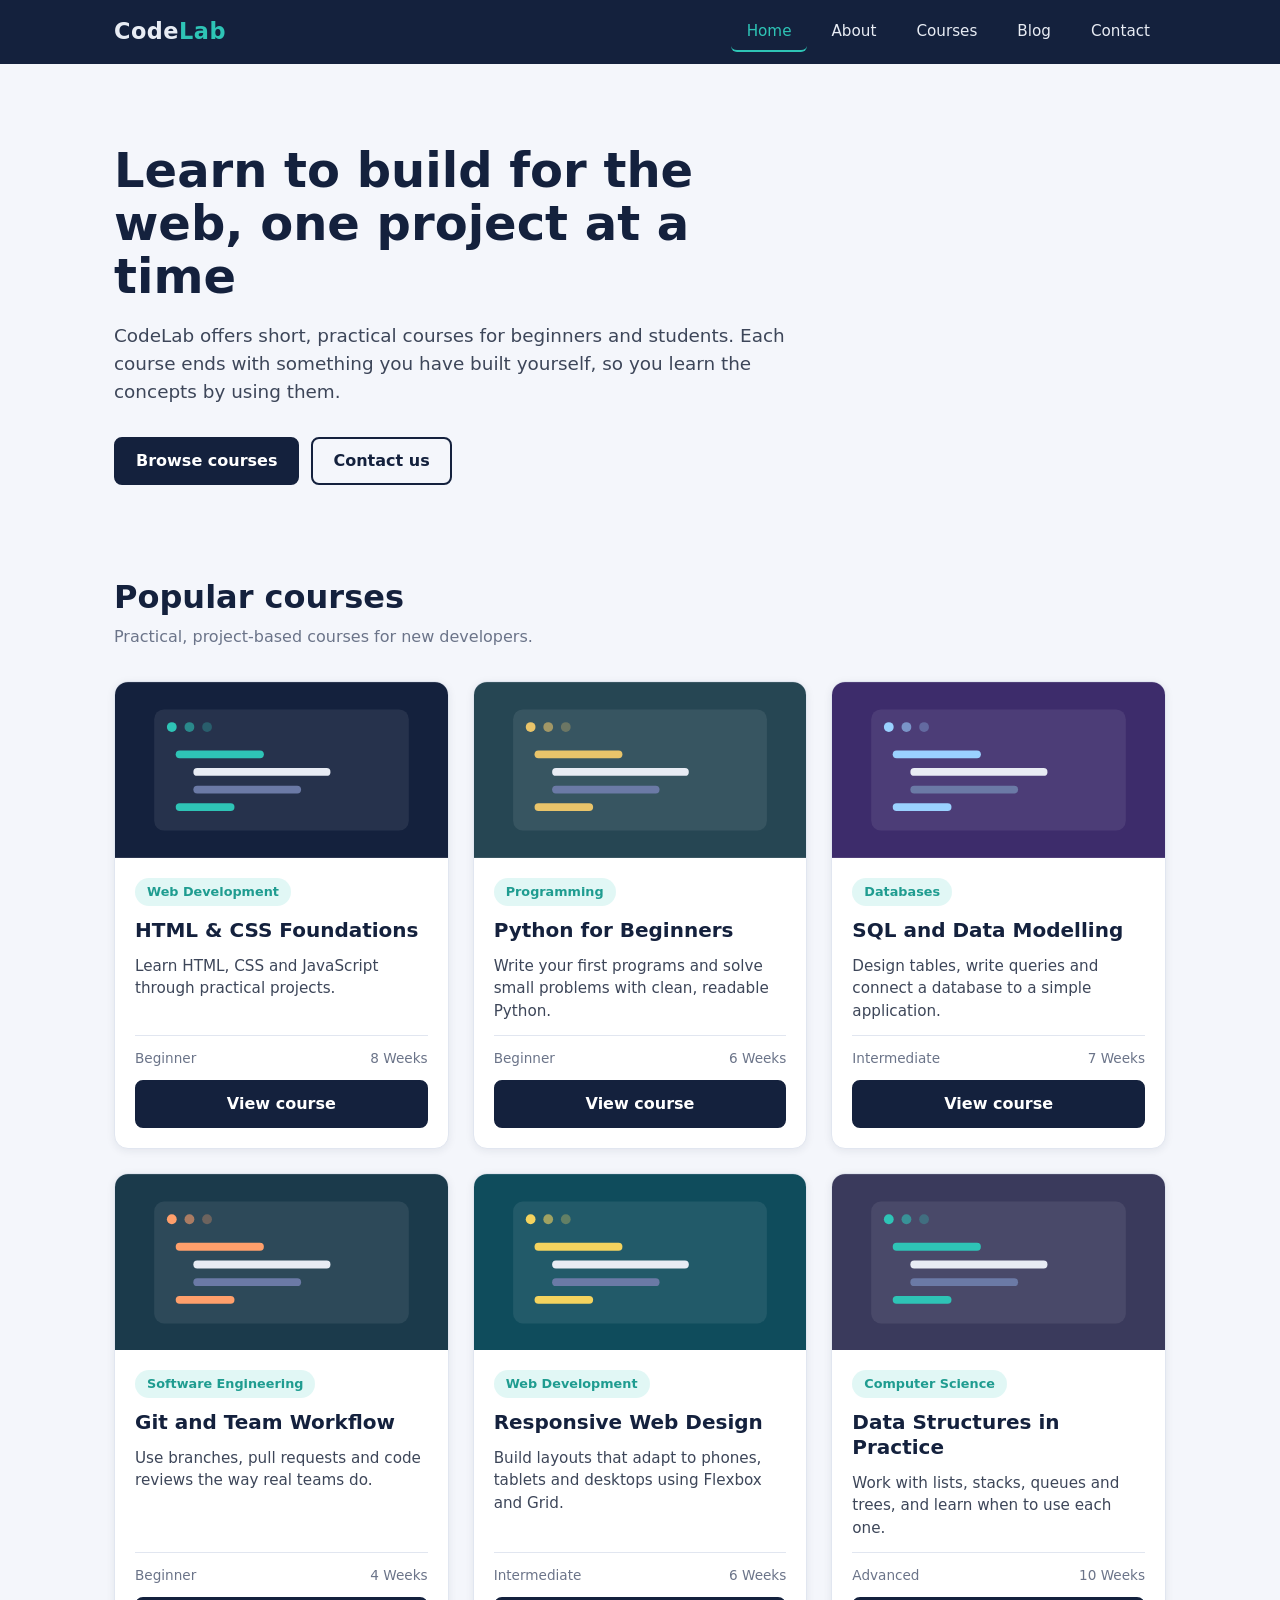
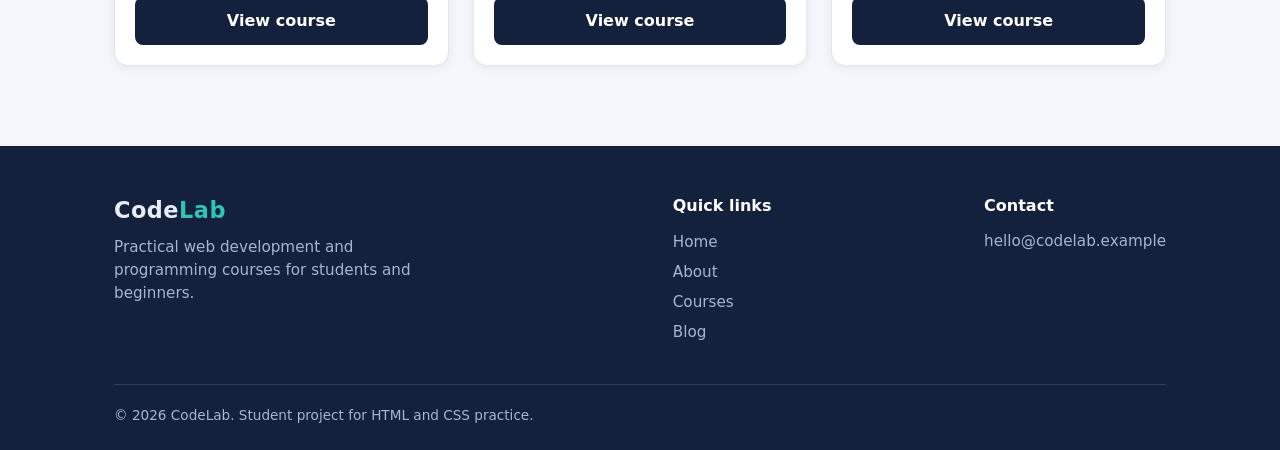
<file: index.html>
<!DOCTYPE html>
<html lang="en">
<head>
  <meta charset="UTF-8">
  <meta name="viewport" content="width=device-width, initial-scale=1">
  <title>CodeLab – Learn to build for the web</title>

  <link rel="stylesheet" href="css/style.css">
</head>

<body>
  <!-- ============ HEADER + NAVIGATION ============ -->
  <header class="site-header" id="top">
    <div class="container">
      <nav class="navbar" aria-label="Main navigation">
        <a href="#top" class="brand">Code<span>Lab</span></a>

        <button class="menu-toggle" id="menuToggle"
                aria-label="Toggle menu" aria-expanded="false" aria-controls="navLinks">
          &#9776;
        </button>

        <ul class="nav-links" id="navLinks">
          <li><a href="#top" class="active">Home</a></li>
          <li><a href="#about">About</a></li>
          <li><a href="#courses">Courses</a></li>
          <li><a href="#">Blog</a></li>
          <li><a href="#contact">Contact</a></li>
        </ul>
      </nav>
    </div>
  </header>

  <main>
    <!-- ============ MAIN INTRO ============ -->
    <section class="intro" id="about">
      <div class="container">
        <h1>Learn to build for the web, one project at a time</h1>
        <p>
          CodeLab offers short, practical courses for beginners and students.
          Each course ends with something you have built yourself, so you learn
          the concepts by using them.
        </p>
        <div class="intro-actions">
          <a href="#courses" class="btn">Browse courses</a>
          <a href="#contact" class="btn btn-secondary">Contact us</a>
        </div>
      </div>
    </section>

    <!-- ============ CARD SECTION ============ -->
    <section class="courses" id="courses" aria-labelledby="courses-heading">
      <div class="container">
        <div class="section-header">
          <h2 id="courses-heading">Popular courses</h2>
          <p>Practical, project-based courses for new developers.</p>
        </div>

        <div class="card-grid">

        <article class="card">
          <div class="card-image">
            <img alt="Illustration for the HTML and CSS Foundations course" src="images/web-development.svg">
          </div>
          <div class="card-body">
            <span class="tag">Web Development</span>
            <h3 class="card-title">HTML &amp; CSS Foundations</h3>
            <p class="card-text">Learn HTML, CSS and JavaScript through practical projects.</p>
            <div class="card-meta"><span>Beginner</span><span>8 Weeks</span></div>
            <a href="#" class="btn">View course</a>
          </div>
        </article>

        <article class="card">
          <div class="card-image">
            <img alt="Illustration for the Python for Beginners course" src="images/python-beginners.svg">
          </div>
          <div class="card-body">
            <span class="tag">Programming</span>
            <h3 class="card-title">Python for Beginners</h3>
            <p class="card-text">Write your first programs and solve small problems with clean, readable Python.</p>
            <div class="card-meta"><span>Beginner</span><span>6 Weeks</span></div>
            <a href="#" class="btn">View course</a>
          </div>
        </article>

        <article class="card">
          <div class="card-image">
            <img alt="Illustration for the SQL and Data Modelling course" src="images/sql-data-modelling.svg">
          </div>
          <div class="card-body">
            <span class="tag">Databases</span>
            <h3 class="card-title">SQL and Data Modelling</h3>
            <p class="card-text">Design tables, write queries and connect a database to a simple application.</p>
            <div class="card-meta"><span>Intermediate</span><span>7 Weeks</span></div>
            <a href="#" class="btn">View course</a>
          </div>
        </article>

        <article class="card">
          <div class="card-image">
            <img alt="Illustration for the Git and Team Workflow course" src="images/git-workflow.svg">
          </div>
          <div class="card-body">
            <span class="tag">Software Engineering</span>
            <h3 class="card-title">Git and Team Workflow</h3>
            <p class="card-text">Use branches, pull requests and code reviews the way real teams do.</p>
            <div class="card-meta"><span>Beginner</span><span>4 Weeks</span></div>
            <a href="#" class="btn">View course</a>
          </div>
        </article>

        <article class="card">
          <div class="card-image">
            <img alt="Illustration for the Responsive Web Design course" src="images/responsive-design.svg">
          </div>
          <div class="card-body">
            <span class="tag">Web Development</span>
            <h3 class="card-title">Responsive Web Design</h3>
            <p class="card-text">Build layouts that adapt to phones, tablets and desktops using Flexbox and Grid.</p>
            <div class="card-meta"><span>Intermediate</span><span>6 Weeks</span></div>
            <a href="#" class="btn">View course</a>
          </div>
        </article>

        <article class="card">
          <div class="card-image">
            <img alt="Illustration for the Data Structures in Practice course" src="images/data-structures.svg">
          </div>
          <div class="card-body">
            <span class="tag">Computer Science</span>
            <h3 class="card-title">Data Structures in Practice</h3>
            <p class="card-text">Work with lists, stacks, queues and trees, and learn when to use each one.</p>
            <div class="card-meta"><span>Advanced</span><span>10 Weeks</span></div>
            <a href="#" class="btn">View course</a>
          </div>
        </article>
        </div>
      </div>
    </section>
  </main>

  <!-- ============ FOOTER ============ -->
  <footer class="site-footer" id="contact">
    <div class="container">
      <div class="footer-top">
        <div class="footer-about">
          <a href="#top" class="brand">Code<span>Lab</span></a>
          <p>Practical web development and programming courses for students and beginners.</p>
        </div>

        <nav class="footer-col" aria-label="Footer navigation">
          <h4>Quick links</h4>
          <ul>
            <li><a href="#top">Home</a></li>
            <li><a href="#about">About</a></li>
            <li><a href="#courses">Courses</a></li>
            <li><a href="#">Blog</a></li>
          </ul>
        </nav>

        <div class="footer-col">
          <h4>Contact</h4>
          <address>
            <a href="mailto:hello@codelab.example">hello@codelab.example</a>
          </address>
        </div>
      </div>

      <p class="footer-bottom">&copy; 2026 CodeLab. Student project for HTML and CSS practice.</p>
    </div>
  </footer>

  <script src="js/script.js"></script>
</body>
</html>
</file>
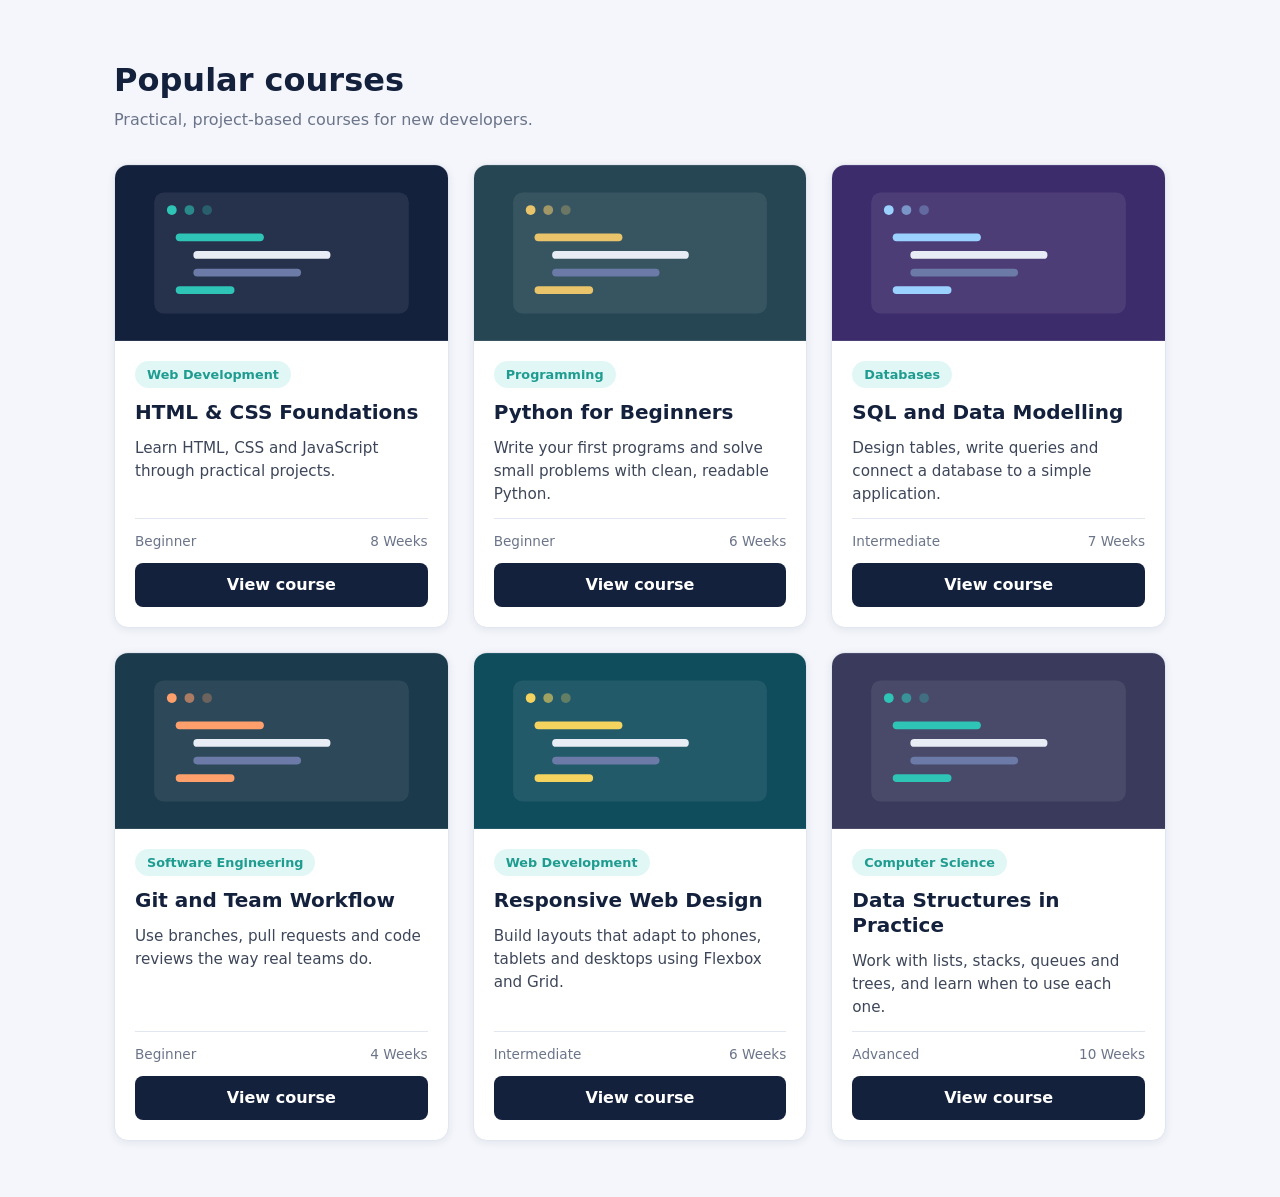
<file: parts/card-layout.html>
<!DOCTYPE html>
<html lang="en">
<head>
  <meta charset="UTF-8">
  <meta name="viewport" content="width=device-width, initial-scale=1">
  <title>Card Layout – Part C</title>

  <style>
    :root {
      --navy: #14213d;
      --accent: #2ec4b6;
      --accent-dark: #1f9c90;
      --text: #3d4659;
      --muted: #6b7489;
      --surface: #ffffff;
    }

    * { margin: 0; padding: 0; box-sizing: border-box; }

    body {
      font-family: "Segoe UI", system-ui, -apple-system, Arial, sans-serif;
      line-height: 1.5;
      background: #f4f6fb;
      color: var(--text);
    }

    /* ---------- Section ---------- */
    .courses {
      max-width: 1100px;
      margin: 0 auto;
      padding: 56px 24px;
    }
    .section-header {
      margin-bottom: 32px;
    }
    .section-header h2 {
      font-size: 2rem;
      color: var(--navy);
    }
    .section-header p {
      margin-top: 4px;
      color: var(--muted);
    }

    /* ---------- The grid ----------
       3 equal columns (1fr = one share of the free space).
       gap gives the same spacing between rows and columns.
       Grid items in the same row stretch to the same height by default,
       which is what keeps the cards consistent. */
    .card-grid {
      display: grid;
      grid-template-columns: repeat(3, 1fr);
      gap: 24px;
    }

    /* ---------- Card (from Part B, adjusted to fill its grid cell) ---------- */
    .card {
      display: flex;
      flex-direction: column;
      background-color: var(--surface);
      border: 1px solid #e1e6f0;
      border-radius: 14px;
      overflow: hidden;
      box-shadow: 0 2px 8px rgba(20, 33, 61, 0.08);
      transition: transform 0.25s ease, box-shadow 0.25s ease;
    }
    .card:hover {
      transform: translateY(-6px);
      box-shadow: 0 14px 28px rgba(20, 33, 61, 0.18);
    }

    .card-image {
      aspect-ratio: 17 / 9;     /* every image box has the same shape */
      overflow: hidden;
    }
    .card-image img {
      display: block;
      width: 100%;
      height: 100%;
      object-fit: cover;
      transition: transform 0.4s ease;
    }
    .card:hover .card-image img { transform: scale(1.05); }

    /* flex: 1 makes the body fill the leftover card height */
    .card-body {
      flex: 1;
      display: flex;
      flex-direction: column;
      gap: 12px;
      padding: 20px;
    }

    .tag {
      align-self: flex-start;
      padding: 4px 12px;
      font-size: 0.8rem;
      font-weight: 600;
      color: var(--accent-dark);
      background-color: rgba(46, 196, 182, 0.14);
      border-radius: 999px;
    }
    .card-title { font-size: 1.25rem; line-height: 1.25; color: var(--navy); }
    .card-text  { font-size: 0.95rem; }

    /* margin-top: auto pushes the meta row and button to the bottom,
       so they line up across cards even when descriptions differ in length. */
    .card-meta {
      margin-top: auto;
      display: flex;
      justify-content: space-between;
      padding-top: 12px;
      border-top: 1px solid #e1e6f0;
      font-size: 0.85rem;
      color: var(--muted);
    }

    .btn {
      display: inline-block;
      padding: 10px 20px;
      text-align: center;
      text-decoration: none;
      font-weight: 600;
      color: #ffffff;
      background-color: var(--navy);
      border-radius: 8px;
      transition: background-color 0.2s;
    }
    .btn:hover, .btn:focus-visible { background-color: var(--accent-dark); }

    /* ---------- Responsive breakpoints ----------
       Only the number of columns changes; the cards themselves stay the same. */
    @media (max-width: 900px) {          /* tablet: 2 per row */
      .card-grid { grid-template-columns: repeat(2, 1fr); }
    }
    @media (max-width: 600px) {          /* mobile: 1 per row */
      .card-grid { grid-template-columns: 1fr; }
      .courses { padding: 40px 16px; }
    }
  </style>
</head>

<body>
  <section class="courses" aria-labelledby="courses-heading">
    <div class="section-header">
      <h2 id="courses-heading">Popular courses</h2>
      <p>Practical, project-based courses for new developers.</p>
    </div>

    <div class="card-grid">

      <article class="card">
        <div class="card-image">
          <img alt="Illustration for the HTML and CSS Foundations course" src="data:image/svg+xml;utf8,<svg xmlns='http://www.w3.org/2000/svg' viewBox='0 0 340 180'><rect width='340' height='180' fill='%2314213d'/><rect x='40' y='28' width='260' height='124' rx='10' fill='%23ffffff' fill-opacity='0.08'/><circle cx='58' cy='46' r='5' fill='%232ec4b6'/><circle cx='76' cy='46' r='5' fill='%232ec4b6' fill-opacity='0.6'/><circle cx='94' cy='46' r='5' fill='%232ec4b6' fill-opacity='0.3'/><rect x='62' y='70' width='90' height='8' rx='4' fill='%232ec4b6'/><rect x='80' y='88' width='140' height='8' rx='4' fill='%23e8ecf4'/><rect x='80' y='106' width='110' height='8' rx='4' fill='%236b7aa6'/><rect x='62' y='124' width='60' height='8' rx='4' fill='%232ec4b6'/></svg>">
        </div>
        <div class="card-body">
          <span class="tag">Web Development</span>
          <h3 class="card-title">HTML &amp; CSS Foundations</h3>
          <p class="card-text">Learn HTML, CSS and JavaScript through practical projects.</p>
          <div class="card-meta"><span>Beginner</span><span>8 Weeks</span></div>
          <a href="#" class="btn">View course</a>
        </div>
      </article>

      <article class="card">
        <div class="card-image">
          <img alt="Illustration for the Python for Beginners course" src="data:image/svg+xml;utf8,<svg xmlns='http://www.w3.org/2000/svg' viewBox='0 0 340 180'><rect width='340' height='180' fill='%23264653'/><rect x='40' y='28' width='260' height='124' rx='10' fill='%23ffffff' fill-opacity='0.08'/><circle cx='58' cy='46' r='5' fill='%23e9c46a'/><circle cx='76' cy='46' r='5' fill='%23e9c46a' fill-opacity='0.6'/><circle cx='94' cy='46' r='5' fill='%23e9c46a' fill-opacity='0.3'/><rect x='62' y='70' width='90' height='8' rx='4' fill='%23e9c46a'/><rect x='80' y='88' width='140' height='8' rx='4' fill='%23e8ecf4'/><rect x='80' y='106' width='110' height='8' rx='4' fill='%236b7aa6'/><rect x='62' y='124' width='60' height='8' rx='4' fill='%23e9c46a'/></svg>">
        </div>
        <div class="card-body">
          <span class="tag">Programming</span>
          <h3 class="card-title">Python for Beginners</h3>
          <p class="card-text">Write your first programs and solve small problems with clean, readable Python.</p>
          <div class="card-meta"><span>Beginner</span><span>6 Weeks</span></div>
          <a href="#" class="btn">View course</a>
        </div>
      </article>

      <article class="card">
        <div class="card-image">
          <img alt="Illustration for the SQL and Data Modelling course" src="data:image/svg+xml;utf8,<svg xmlns='http://www.w3.org/2000/svg' viewBox='0 0 340 180'><rect width='340' height='180' fill='%233d2c6b'/><rect x='40' y='28' width='260' height='124' rx='10' fill='%23ffffff' fill-opacity='0.08'/><circle cx='58' cy='46' r='5' fill='%239ad1ff'/><circle cx='76' cy='46' r='5' fill='%239ad1ff' fill-opacity='0.6'/><circle cx='94' cy='46' r='5' fill='%239ad1ff' fill-opacity='0.3'/><rect x='62' y='70' width='90' height='8' rx='4' fill='%239ad1ff'/><rect x='80' y='88' width='140' height='8' rx='4' fill='%23e8ecf4'/><rect x='80' y='106' width='110' height='8' rx='4' fill='%236b7aa6'/><rect x='62' y='124' width='60' height='8' rx='4' fill='%239ad1ff'/></svg>">
        </div>
        <div class="card-body">
          <span class="tag">Databases</span>
          <h3 class="card-title">SQL and Data Modelling</h3>
          <p class="card-text">Design tables, write queries and connect a database to a simple application.</p>
          <div class="card-meta"><span>Intermediate</span><span>7 Weeks</span></div>
          <a href="#" class="btn">View course</a>
        </div>
      </article>

      <article class="card">
        <div class="card-image">
          <img alt="Illustration for the Git and Team Workflow course" src="data:image/svg+xml;utf8,<svg xmlns='http://www.w3.org/2000/svg' viewBox='0 0 340 180'><rect width='340' height='180' fill='%231b3a4b'/><rect x='40' y='28' width='260' height='124' rx='10' fill='%23ffffff' fill-opacity='0.08'/><circle cx='58' cy='46' r='5' fill='%23ff9f6b'/><circle cx='76' cy='46' r='5' fill='%23ff9f6b' fill-opacity='0.6'/><circle cx='94' cy='46' r='5' fill='%23ff9f6b' fill-opacity='0.3'/><rect x='62' y='70' width='90' height='8' rx='4' fill='%23ff9f6b'/><rect x='80' y='88' width='140' height='8' rx='4' fill='%23e8ecf4'/><rect x='80' y='106' width='110' height='8' rx='4' fill='%236b7aa6'/><rect x='62' y='124' width='60' height='8' rx='4' fill='%23ff9f6b'/></svg>">
        </div>
        <div class="card-body">
          <span class="tag">Software Engineering</span>
          <h3 class="card-title">Git and Team Workflow</h3>
          <p class="card-text">Use branches, pull requests and code reviews the way real teams do.</p>
          <div class="card-meta"><span>Beginner</span><span>4 Weeks</span></div>
          <a href="#" class="btn">View course</a>
        </div>
      </article>

      <article class="card">
        <div class="card-image">
          <img alt="Illustration for the Responsive Web Design course" src="data:image/svg+xml;utf8,<svg xmlns='http://www.w3.org/2000/svg' viewBox='0 0 340 180'><rect width='340' height='180' fill='%230f4c5c'/><rect x='40' y='28' width='260' height='124' rx='10' fill='%23ffffff' fill-opacity='0.08'/><circle cx='58' cy='46' r='5' fill='%23f4d35e'/><circle cx='76' cy='46' r='5' fill='%23f4d35e' fill-opacity='0.6'/><circle cx='94' cy='46' r='5' fill='%23f4d35e' fill-opacity='0.3'/><rect x='62' y='70' width='90' height='8' rx='4' fill='%23f4d35e'/><rect x='80' y='88' width='140' height='8' rx='4' fill='%23e8ecf4'/><rect x='80' y='106' width='110' height='8' rx='4' fill='%236b7aa6'/><rect x='62' y='124' width='60' height='8' rx='4' fill='%23f4d35e'/></svg>">
        </div>
        <div class="card-body">
          <span class="tag">Web Development</span>
          <h3 class="card-title">Responsive Web Design</h3>
          <p class="card-text">Build layouts that adapt to phones, tablets and desktops using Flexbox and Grid.</p>
          <div class="card-meta"><span>Intermediate</span><span>6 Weeks</span></div>
          <a href="#" class="btn">View course</a>
        </div>
      </article>

      <article class="card">
        <div class="card-image">
          <img alt="Illustration for the Data Structures in Practice course" src="data:image/svg+xml;utf8,<svg xmlns='http://www.w3.org/2000/svg' viewBox='0 0 340 180'><rect width='340' height='180' fill='%233a3a5c'/><rect x='40' y='28' width='260' height='124' rx='10' fill='%23ffffff' fill-opacity='0.08'/><circle cx='58' cy='46' r='5' fill='%232ec4b6'/><circle cx='76' cy='46' r='5' fill='%232ec4b6' fill-opacity='0.6'/><circle cx='94' cy='46' r='5' fill='%232ec4b6' fill-opacity='0.3'/><rect x='62' y='70' width='90' height='8' rx='4' fill='%232ec4b6'/><rect x='80' y='88' width='140' height='8' rx='4' fill='%23e8ecf4'/><rect x='80' y='106' width='110' height='8' rx='4' fill='%236b7aa6'/><rect x='62' y='124' width='60' height='8' rx='4' fill='%232ec4b6'/></svg>">
        </div>
        <div class="card-body">
          <span class="tag">Computer Science</span>
          <h3 class="card-title">Data Structures in Practice</h3>
          <p class="card-text">Work with lists, stacks, queues and trees, and learn when to use each one.</p>
          <div class="card-meta"><span>Advanced</span><span>10 Weeks</span></div>
          <a href="#" class="btn">View course</a>
        </div>
      </article>
    </div>
  </section>
</body>
</html>
</file>
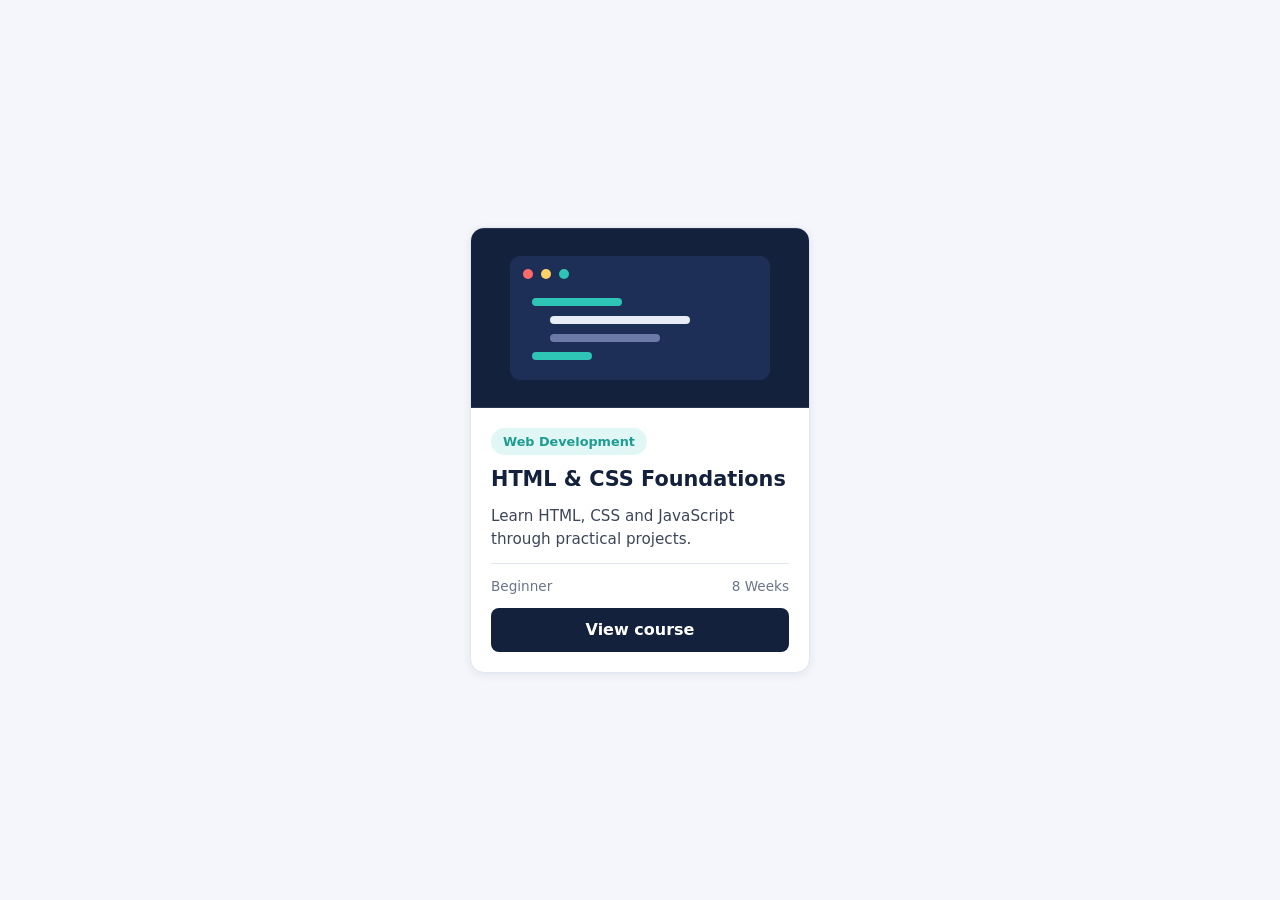
<file: parts/card.html>
<!DOCTYPE html>
<html lang="en">
<head>
  <meta charset="UTF-8">
  <meta name="viewport" content="width=device-width, initial-scale=1">
  <title>Card Component – Part B</title>

  <style>
    /* Same design tokens as the navbar, so both parts look like one website */
    :root {
      --navy: #14213d;
      --accent: #2ec4b6;
      --accent-dark: #1f9c90;
      --text: #3d4659;
      --muted: #6b7489;
      --surface: #ffffff;
    }

    * {
      margin: 0;
      padding: 0;
      box-sizing: border-box;
    }

    body {
      font-family: "Segoe UI", system-ui, -apple-system, Arial, sans-serif;
      line-height: 1.5;
      background: #f4f6fb;
      color: var(--text);
      min-height: 100vh;
      display: grid;            /* quick way to centre the demo card */
      place-items: center;
      padding: 24px;
    }

    /* ---------- Card container ----------
       The card is a flex column: image on top, content below.
       overflow: hidden clips the image to the rounded corners. */
    .card {
      display: flex;
      flex-direction: column;
      width: 100%;
      max-width: 340px;
      background-color: var(--surface);
      border: 1px solid #e1e6f0;
      border-radius: 14px;
      overflow: hidden;
      box-shadow: 0 2px 8px rgba(20, 33, 61, 0.08);
      transition: transform 0.25s ease, box-shadow 0.25s ease;
    }

    /* Hover effect: card lifts and the shadow grows */
    .card:hover {
      transform: translateY(-6px);
      box-shadow: 0 14px 28px rgba(20, 33, 61, 0.18);
    }

    /* ---------- Image ----------
       The wrapper has a fixed height; object-fit: cover fills it without
       stretching the picture. */
    .card-image {
      height: 180px;
      overflow: hidden;
    }
    .card-image img {
      display: block;           /* removes the small gap under inline images */
      width: 100%;
      height: 100%;
      object-fit: cover;
      transition: transform 0.4s ease;
    }
    .card:hover .card-image img {
      transform: scale(1.05);   /* subtle zoom, clipped by overflow: hidden */
    }

    /* ---------- Content ---------- */
    .card-body {
      display: flex;
      flex-direction: column;
      gap: 12px;
      padding: 20px;
    }

    /* Category tag: inline-block so padding works, but it only is as wide as its text.
       align-self stops the flex column from stretching it full width. */
    .tag {
      align-self: flex-start;
      padding: 4px 12px;
      font-size: 0.8rem;
      font-weight: 600;
      color: var(--accent-dark);
      background-color: rgba(46, 196, 182, 0.14);
      border-radius: 999px;     /* very large radius = pill shape */
    }

    .card-title {
      font-size: 1.3rem;
      line-height: 1.25;
      color: var(--navy);
    }

    .card-text {
      font-size: 0.95rem;
    }

    /* Extra information row: level on the left, duration on the right */
    .card-meta {
      display: flex;
      justify-content: space-between;
      padding-top: 12px;
      border-top: 1px solid #e1e6f0;
      font-size: 0.85rem;
      color: var(--muted);
    }

    /* ---------- Button ---------- */
    .btn {
      display: inline-block;
      padding: 10px 20px;
      text-align: center;
      text-decoration: none;
      font-weight: 600;
      color: #ffffff;
      background-color: var(--navy);
      border-radius: 8px;
      transition: background-color 0.2s;
    }
    .btn:hover,
    .btn:focus-visible {
      background-color: var(--accent-dark);
    }
  </style>
</head>

<body>
  <!-- <article> is used because a card is a self-contained piece of content
       that would still make sense on its own. -->
  <article class="card">
    <div class="card-image">
      <!-- Placeholder picture (inline SVG). Replace src with your own image file,
           e.g. src="images/web-dev.jpg", and keep a meaningful alt text. -->
      <img alt="Code editor window showing HTML tags"
           src="data:image/svg+xml;utf8,<svg xmlns='http://www.w3.org/2000/svg' viewBox='0 0 340 180'><rect width='340' height='180' fill='%2314213d'/><rect x='40' y='28' width='260' height='124' rx='10' fill='%231d2f57'/><circle cx='58' cy='46' r='5' fill='%23ff6b6b'/><circle cx='76' cy='46' r='5' fill='%23ffd166'/><circle cx='94' cy='46' r='5' fill='%232ec4b6'/><rect x='62' y='70' width='90' height='8' rx='4' fill='%232ec4b6'/><rect x='80' y='88' width='140' height='8' rx='4' fill='%23e8ecf4'/><rect x='80' y='106' width='110' height='8' rx='4' fill='%236b7aa6'/><rect x='62' y='124' width='60' height='8' rx='4' fill='%232ec4b6'/></svg>">
    </div>

    <div class="card-body">
      <span class="tag">Web Development</span>
      <h2 class="card-title">HTML &amp; CSS Foundations</h2>
      <p class="card-text">Learn HTML, CSS and JavaScript through practical projects.</p>

      <div class="card-meta">
        <span>Beginner</span>
        <span>8 Weeks</span>
      </div>

      <a href="#" class="btn">View course</a>
    </div>
  </article>
</body>
</html>
</file>
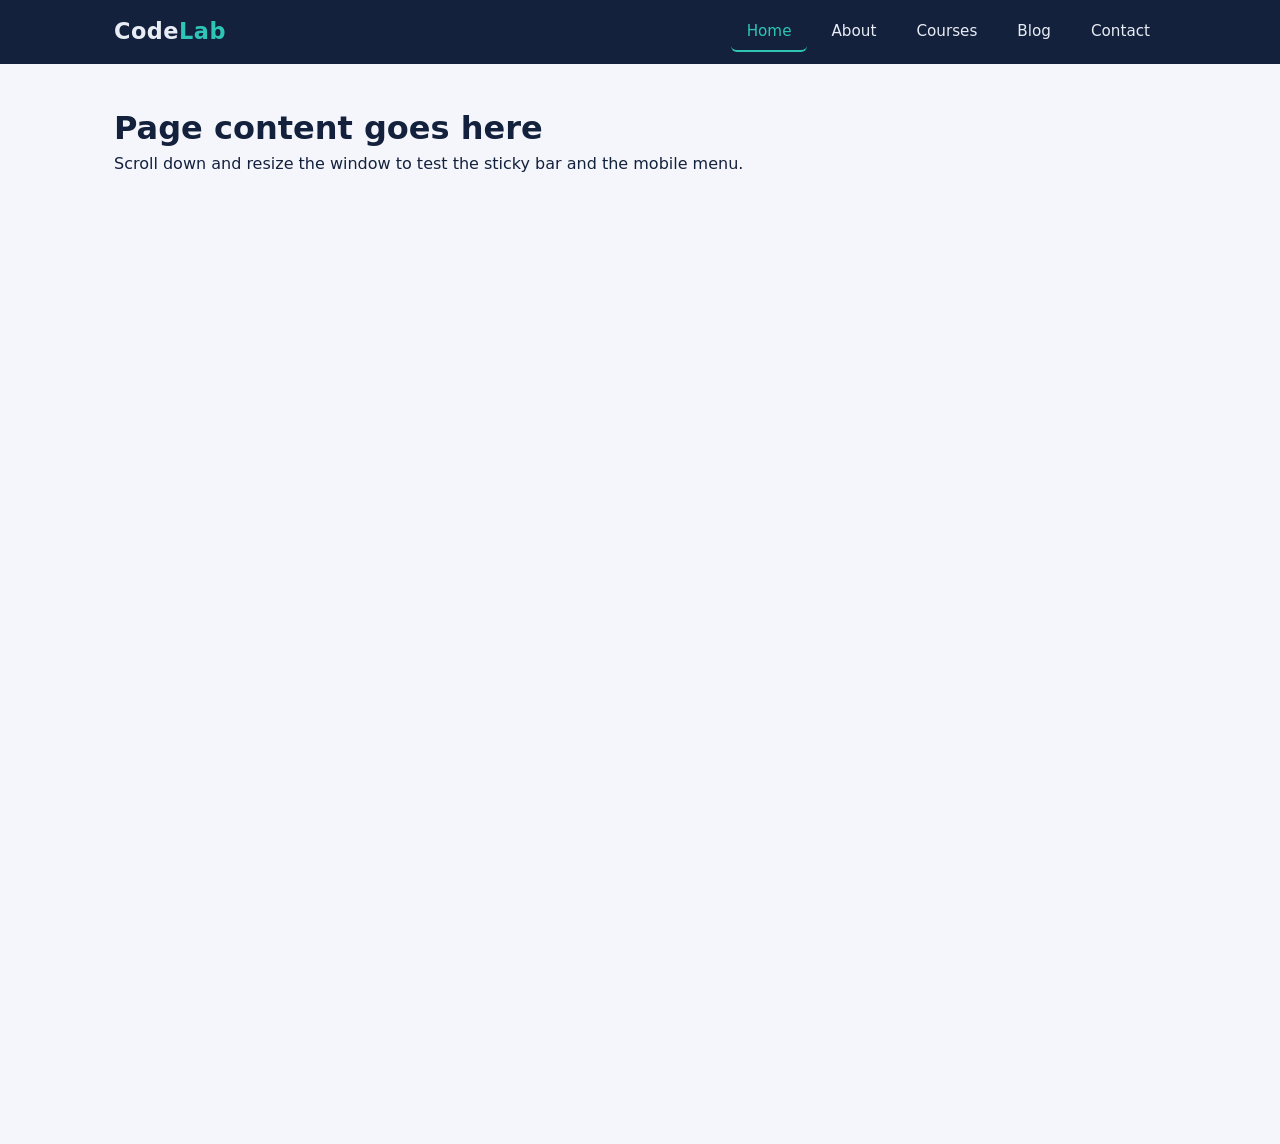
<file: parts/navbar.html>
<!DOCTYPE html>
<html lang="en">
<head>
  <meta charset="UTF-8">
  <!-- Without this tag, phones pretend to be ~980px wide and media queries never fire -->
  <meta name="viewport" content="width=device-width, initial-scale=1">
  <title>Navigation Bar – Part A</title>

  <style>
    /* ---------- 1. Design tokens (CSS variables) ----------
       Defined once on :root so colours/spacing can be changed in one place. */
    :root {
      --nav-bg: #14213d;       /* deep navy background */
      --nav-text: #e8ecf4;     /* soft off-white text */
      --accent: #2ec4b6;       /* teal used for hover/active states */
      --nav-height: 64px;
    }

    /* ---------- 2. Reset ----------
       Browsers add default margins/padding. box-sizing: border-box makes
       width include padding + border, so sizes are easier to predict. */
    * {
      margin: 0;
      padding: 0;
      box-sizing: border-box;
    }

    body {
      font-family: "Segoe UI", system-ui, -apple-system, Arial, sans-serif;
      line-height: 1.5;
      background: #f4f6fb;
      color: #14213d;
    }

    /* ---------- 3. Header + container ---------- */
    .site-header {
      background-color: var(--nav-bg);
      position: sticky;        /* stays at the top while scrolling */
      top: 0;
    }

    /* Flexbox: brand on the left, links on the right.
       justify-content works on the main (horizontal) axis,
       align-items on the cross (vertical) axis. */
    .navbar {
      display: flex;
      justify-content: space-between;
      align-items: center;
      max-width: 1100px;
      margin: 0 auto;          /* centres the bar horizontally */
      padding: 0 24px;
      min-height: var(--nav-height);
    }

    /* ---------- 4. Brand ---------- */
    .brand {
      font-size: 1.4rem;
      font-weight: 700;
      letter-spacing: 0.5px;
      color: var(--nav-text);
      text-decoration: none;
    }
    .brand span {
      color: var(--accent);    /* span lets us colour part of the name */
    }

    /* ---------- 5. Links ---------- */
    .nav-links {
      list-style: none;        /* remove bullet points from <ul> */
      display: flex;           /* <li> items sit in a row */
      gap: 8px;                /* spacing between items, no margin hacks */
    }

    .nav-links a {
      display: block;          /* so padding makes the whole area clickable */
      padding: 8px 16px;
      color: var(--nav-text);
      text-decoration: none;
      font-size: 0.95rem;
      font-weight: 500;
      border-radius: 6px;
      border-bottom: 2px solid transparent; /* reserved space, so hover doesn't shift layout */
      transition: background-color 0.2s, color 0.2s, border-color 0.2s;
    }

    /* Hover + keyboard focus (so the bar works without a mouse) */
    .nav-links a:hover,
    .nav-links a:focus-visible {
      background-color: rgba(255, 255, 255, 0.08);
      color: var(--accent);
      border-bottom-color: var(--accent);
    }

    /* Marks the page you are currently on */
    .nav-links a.active {
      color: var(--accent);
      border-bottom-color: var(--accent);
    }

    /* Menu button is hidden on large screens */
    .menu-toggle {
      display: none;
      background: none;
      border: 1px solid rgba(255, 255, 255, 0.35);
      color: var(--nav-text);
      font-size: 1.4rem;
      padding: 4px 12px;
      border-radius: 6px;
      cursor: pointer;
    }

    /* ---------- 6. Responsive behaviour ----------
       Below 720px: show the button, stack the links vertically,
       and hide them until the button is pressed. */
    @media (max-width: 720px) {
      .navbar {
        flex-wrap: wrap;       /* lets the link list drop to a new line */
      }
      .menu-toggle {
        display: block;
      }
      .nav-links {
        display: none;
        flex-direction: column;
        width: 100%;
        padding-bottom: 12px;
      }
      .nav-links.open {
        display: flex;         /* JS adds the "open" class */
      }
      .nav-links a {
        padding: 12px 16px;
      }
    }

    /* Demo content so you can see the sticky behaviour */
    main {
      max-width: 1100px;
      margin: 0 auto;
      padding: 40px 24px;
      min-height: 120vh;
    }
  </style>
</head>

<body>
  <!-- <header> = introductory area of the page; <nav> = a block of navigation links.
       Semantic tags tell browsers, search engines and screen readers what each
       part is. A screen reader can jump straight to <nav>; a bare <div> says nothing. -->
  <header class="site-header">
    <nav class="navbar" aria-label="Main navigation">
      <a href="#" class="brand">Code<span>Lab</span></a>

      <button class="menu-toggle" id="menuToggle"
              aria-label="Toggle menu" aria-expanded="false" aria-controls="navLinks">
        &#9776;
      </button>

      <!-- A navigation menu is a list of links, so <ul>/<li> is the right structure -->
      <ul class="nav-links" id="navLinks">
        <li><a href="#" class="active">Home</a></li>
        <li><a href="#">About</a></li>
        <li><a href="#">Courses</a></li>
        <li><a href="#">Blog</a></li>
        <li><a href="#">Contact</a></li>
      </ul>
    </nav>
  </header>

  <main>
    <h1>Page content goes here</h1>
    <p>Scroll down and resize the window to test the sticky bar and the mobile menu.</p>
  </main>

  <script>
    // Toggles the "open" class on the link list when the button is clicked.
    const toggle = document.getElementById("menuToggle");
    const links = document.getElementById("navLinks");

    toggle.addEventListener("click", () => {
      const isOpen = links.classList.toggle("open");
      toggle.setAttribute("aria-expanded", isOpen); // keeps screen readers informed
    });
  </script>
</body>
</html>
</file>
<file: css/style.css>
/* ================= 1. Tokens + reset ================= */
:root {
  --nav-bg: #14213d;
  --nav-text: #e8ecf4;
  --navy: #14213d;
  --accent: #2ec4b6;
  --accent-dark: #1f9c90;
  --text: #3d4659;
  --muted: #6b7489;
  --surface: #ffffff;
  --page-bg: #f4f6fb;
  --nav-height: 64px;
  --max-width: 1100px;
}

* { margin: 0; padding: 0; box-sizing: border-box; }

html {
  scroll-behavior: smooth;
  scroll-padding-top: var(--nav-height); /* sticky bar won't cover section headings */
}

body {
  font-family: "Segoe UI", system-ui, -apple-system, Arial, sans-serif;
  line-height: 1.5;
  background: var(--page-bg);
  color: var(--text);
}

/* Reusable centred container used by every section */
.container {
  max-width: var(--max-width);
  margin: 0 auto;
  padding: 0 24px;
}

/* ================= 2. Navigation bar (Part A) ================= */
.site-header {
  background-color: var(--nav-bg);
  position: sticky;
  top: 0;
  z-index: 10;
}
.navbar {
  display: flex;
  justify-content: space-between;
  align-items: center;
  min-height: var(--nav-height);
}
.brand {
  font-size: 1.4rem;
  font-weight: 700;
  letter-spacing: 0.5px;
  color: var(--nav-text);
  text-decoration: none;
}
.brand span { color: var(--accent); }

.nav-links { list-style: none; display: flex; gap: 8px; }
.nav-links a {
  display: block;
  padding: 8px 16px;
  color: var(--nav-text);
  text-decoration: none;
  font-size: 0.95rem;
  font-weight: 500;
  border-radius: 6px;
  border-bottom: 2px solid transparent;
  transition: background-color 0.2s, color 0.2s, border-color 0.2s;
}
.nav-links a:hover,
.nav-links a:focus-visible {
  background-color: rgba(255, 255, 255, 0.08);
  color: var(--accent);
  border-bottom-color: var(--accent);
}
.nav-links a.active { color: var(--accent); border-bottom-color: var(--accent); }

.menu-toggle {
  display: none;
  background: none;
  border: 1px solid rgba(255, 255, 255, 0.35);
  color: var(--nav-text);
  font-size: 1.4rem;
  padding: 4px 12px;
  border-radius: 6px;
  cursor: pointer;
}

/* ================= 3. Main intro section ================= */
.intro {
  padding: 80px 0 64px;
}
.intro h1 {
  max-width: 18ch;           /* keeps the headline from stretching too wide */
  font-size: 3rem;
  line-height: 1.1;
  color: var(--navy);
}
.intro p {
  max-width: 60ch;           /* ~60 characters per line is comfortable to read */
  margin-top: 20px;
  font-size: 1.15rem;
}
.intro-actions {
  display: flex;
  flex-wrap: wrap;
  gap: 12px;
  margin-top: 32px;
}
/* ================= 4. Cards section (Parts B + C) ================= */
.courses { padding: 24px 0 80px; }
.section-header { margin-bottom: 32px; }
.section-header h2 { font-size: 2rem; color: var(--navy); }
.section-header p { margin-top: 4px; color: var(--muted); }

.card-grid {
  display: grid;
  grid-template-columns: repeat(3, 1fr);
  gap: 24px;
}

.card {
  display: flex;
  flex-direction: column;
  background-color: var(--surface);
  border: 1px solid #e1e6f0;
  border-radius: 14px;
  overflow: hidden;
  box-shadow: 0 2px 8px rgba(20, 33, 61, 0.08);
  transition: transform 0.25s ease, box-shadow 0.25s ease;
}
.card:hover {
  transform: translateY(-6px);
  box-shadow: 0 14px 28px rgba(20, 33, 61, 0.18);
}
.card-image { aspect-ratio: 17 / 9; overflow: hidden; }
.card-image img {
  display: block;
  width: 100%;
  height: 100%;
  object-fit: cover;
  transition: transform 0.4s ease;
}
.card:hover .card-image img { transform: scale(1.05); }

.card-body {
  flex: 1;
  display: flex;
  flex-direction: column;
  gap: 12px;
  padding: 20px;
}
.tag {
  align-self: flex-start;
  padding: 4px 12px;
  font-size: 0.8rem;
  font-weight: 600;
  color: var(--accent-dark);
  background-color: rgba(46, 196, 182, 0.14);
  border-radius: 999px;
}
.card-title { font-size: 1.25rem; line-height: 1.25; color: var(--navy); }
.card-text { font-size: 0.95rem; }
.card-meta {
  margin-top: auto;
  display: flex;
  justify-content: space-between;
  padding-top: 12px;
  border-top: 1px solid #e1e6f0;
  font-size: 0.85rem;
  color: var(--muted);
}

/* Buttons shared by the intro and the cards */
.btn {
  display: inline-block;
  padding: 10px 20px;
  text-align: center;
  text-decoration: none;
  font-weight: 600;
  color: #ffffff;
  background-color: var(--navy);
  border: 2px solid var(--navy);
  border-radius: 8px;
  transition: background-color 0.2s, color 0.2s, border-color 0.2s;
}
.btn:hover, .btn:focus-visible {
  background-color: var(--accent-dark);
  border-color: var(--accent-dark);
}
/* Defined after .btn:hover so the secondary hover wins on equal specificity */
.btn-secondary { background-color: transparent; color: var(--navy); }
.btn-secondary:hover, .btn-secondary:focus-visible {
  background-color: var(--navy);
  border-color: var(--navy);
  color: #ffffff;
}

/* ================= 5. Footer ================= */
.site-footer {
  background-color: var(--nav-bg);
  color: var(--nav-text);
  padding: 48px 0 24px;
}
.footer-top {
  display: flex;
  justify-content: space-between;
  flex-wrap: wrap;
  gap: 32px;
}
.footer-about { max-width: 34ch; }
.footer-about p { margin-top: 8px; font-size: 0.95rem; color: #aab4cc; }

.footer-col h4 { font-size: 1rem; margin-bottom: 12px; color: #ffffff; }
.footer-col ul { list-style: none; }
.footer-col li + li { margin-top: 6px; }
.footer-col a, .footer-col address {
  color: #aab4cc;
  font-size: 0.95rem;
  font-style: normal;
  text-decoration: none;
  transition: color 0.2s;
}
.footer-col a:hover, .footer-col a:focus-visible { color: var(--accent); }

.footer-bottom {
  margin-top: 40px;
  padding-top: 20px;
  border-top: 1px solid rgba(255, 255, 255, 0.12);
  font-size: 0.85rem;
  color: #aab4cc;
}

/* ================= 6. Responsive ================= */
@media (max-width: 900px) {
  .card-grid { grid-template-columns: repeat(2, 1fr); }
  .intro h1 { font-size: 2.5rem; }
}

@media (max-width: 720px) {
  .navbar { flex-wrap: wrap; }
  .menu-toggle { display: block; }
  .nav-links {
    display: none;
    flex-direction: column;
    width: 100%;
    padding-bottom: 12px;
  }
  .nav-links.open { display: flex; }
  .nav-links a { padding: 12px 16px; }
}

@media (max-width: 600px) {
  .container { padding: 0 16px; }
  .card-grid { grid-template-columns: 1fr; }
  .intro { padding: 56px 0 40px; }
  .intro h1 { font-size: 2rem; }
  .intro p { font-size: 1.05rem; }
}
</file>
